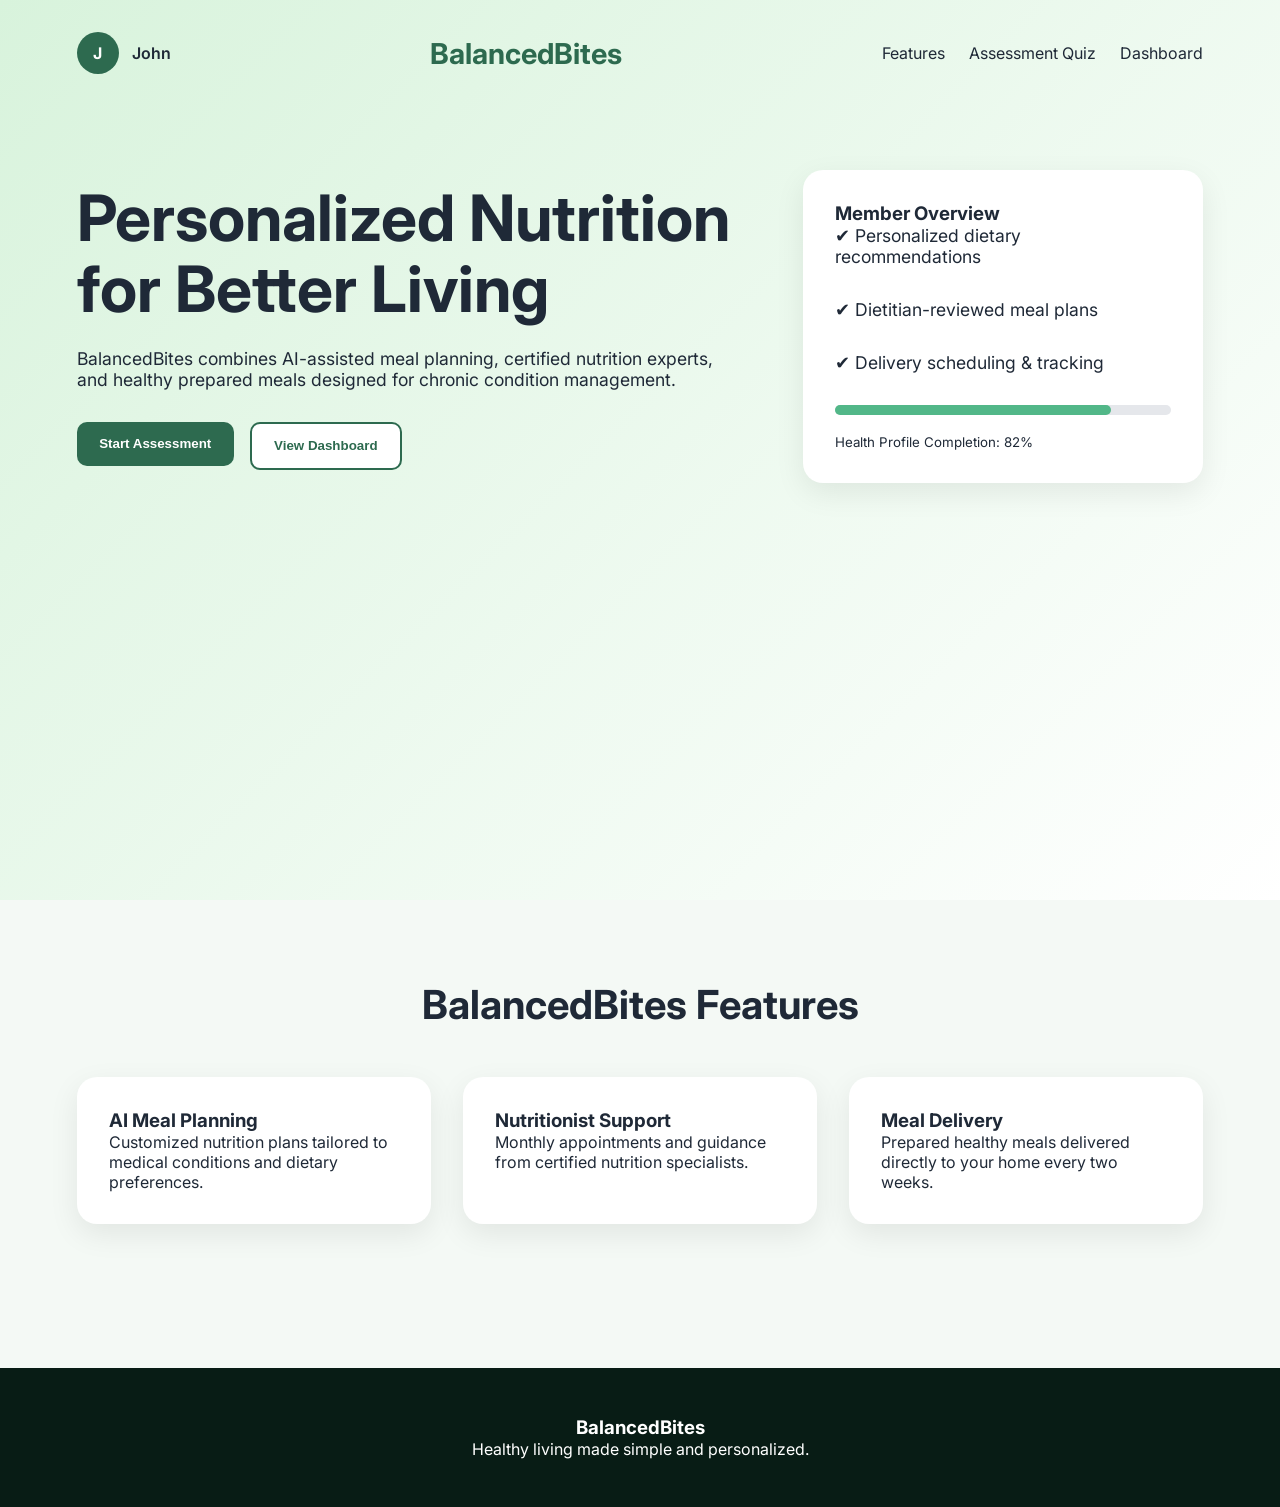
<file: index.html>
<!DOCTYPE html>
<html lang="en">
<head>
<meta charset="UTF-8">
<meta name="viewport" content="width=device-width, initial-scale=1.0">
<title>BalancedBites</title>
<link rel="stylesheet" href="styles.css">
<link href="https://fonts.googleapis.com/css2?family=Inter:wght@300;400;600;700&display=swap" rel="stylesheet">
</head>
<body>

<header class="hero">
  <nav>
    <div class="logo-section">
      <div class="account-icon">J</div>
      <span class="username">John</span>
    </div>

    <div class="logo">BalancedBites</div>

    <ul>
      <li><a href="#features">Features</a></li>
      <li><a href="quiz.html">Assessment Quiz</a></li>
      <li><a href="dashboard.html">Dashboard</a></li>
    </ul>
  </nav>

  <div class="hero-content">
    <div>
      <h1>Personalized Nutrition for Better Living</h1>
      <p>BalancedBites combines AI-assisted meal planning, certified nutrition experts, and healthy prepared meals designed for chronic condition management.</p>

      <div class="hero-buttons">
        <a href="quiz.html"><button class="btn">Start Assessment</button></a>
        <a href="dashboard.html"><button class="btn secondary">View Dashboard</button></a>
      </div>
    </div>

    <div class="card">
      <h3>Member Overview</h3>
      <p>✔ Personalized dietary recommendations</p>
      <p>✔ Dietitian-reviewed meal plans</p>
      <p>✔ Delivery scheduling & tracking</p>

      <div class="progress">
        <div class="bar"></div>
      </div>

      <small>Health Profile Completion: 82%</small>
    </div>
  </div>
</header>

<section class="section" id="features">
  <h2>BalancedBites Features</h2>

  <div class="grid">
    <div class="feature">
      <h3>AI Meal Planning</h3>
      <p>Customized nutrition plans tailored to medical conditions and dietary preferences.</p>
    </div>

    <div class="feature">
      <h3>Nutritionist Support</h3>
      <p>Monthly appointments and guidance from certified nutrition specialists.</p>
    </div>

    <div class="feature">
      <h3>Meal Delivery</h3>
      <p>Prepared healthy meals delivered directly to your home every two weeks.</p>
    </div>
  </div>
</section>

<footer>
  <h3>BalancedBites</h3>
  <p>Healthy living made simple and personalized.</p>
</footer>

</body>
</html>
</file>
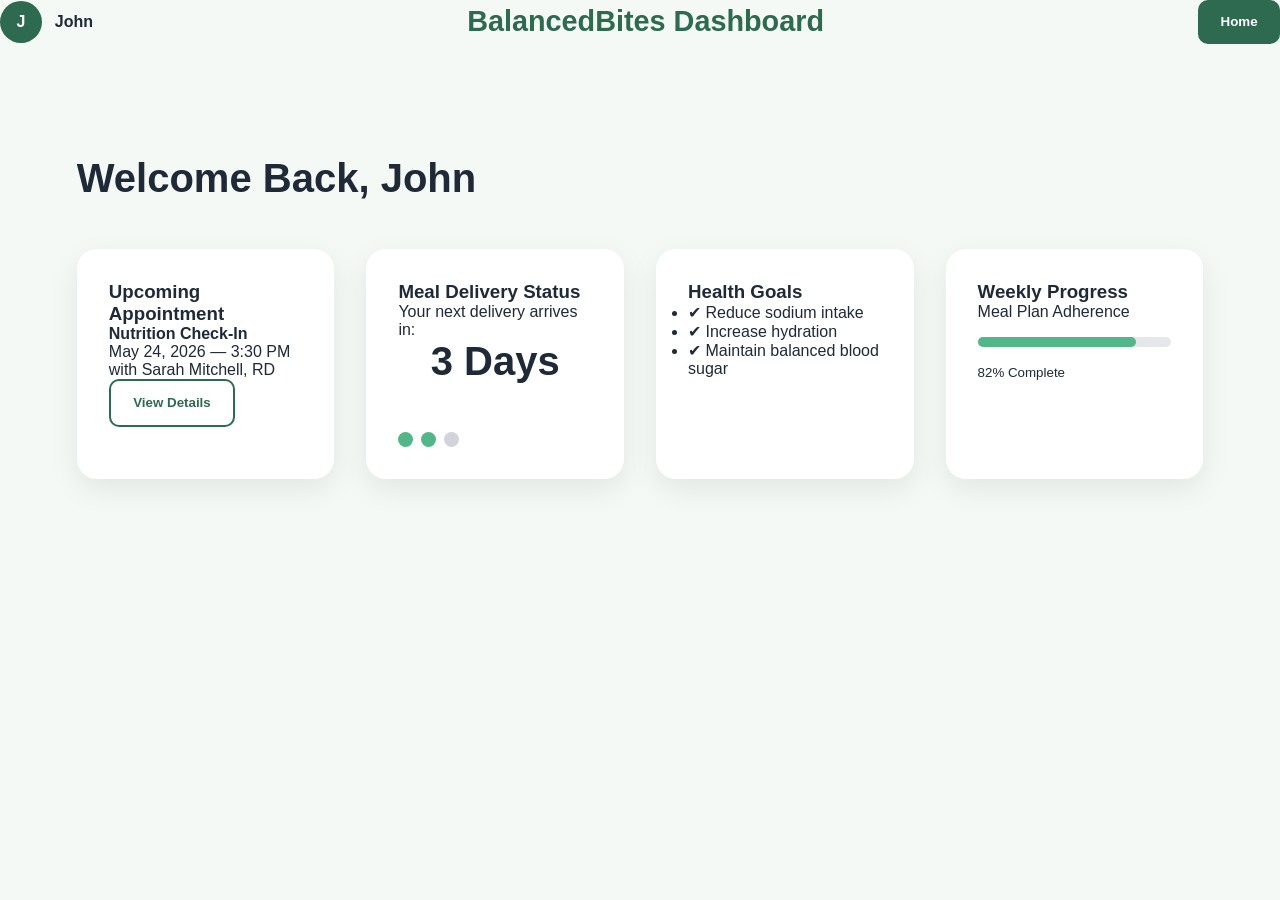
<file: dashboard.html>
<!DOCTYPE html>
<html lang="en">
<head>
<meta charset="UTF-8">
<meta name="viewport" content="width=device-width, initial-scale=1.0">
<title>BalancedBites Dashboard</title>
<link rel="stylesheet" href="styles.css">
</head>
<body>

<nav class="dashboard-nav">
  <div class="logo-section">
    <div class="account-icon">J</div>
    <span class="username">John</span>
  </div>

  <div class="logo">BalancedBites Dashboard</div>

  <a href="index.html"><button class="btn">Home</button></a>
</nav>

<section class="section">
  <h1 class="dashboard-title">Welcome Back, John</h1>

  <div class="dashboard-grid">

    <div class="dashboard-card">
      <h3>Upcoming Appointment</h3>
      <p><strong>Nutrition Check-In</strong></p>
      <p>May 24, 2026 — 3:30 PM</p>
      <p>with Sarah Mitchell, RD</p>
      <button class="btn secondary">View Details</button>
    </div>

    <div class="dashboard-card">
      <h3>Meal Delivery Status</h3>
      <p>Your next delivery arrives in:</p>
      <h2>3 Days</h2>
      <div class="delivery-status">
        <div class="dot active"></div>
        <div class="dot active"></div>
        <div class="dot"></div>
      </div>
    </div>

    <div class="dashboard-card">
      <h3>Health Goals</h3>
      <ul>
        <li>✔ Reduce sodium intake</li>
        <li>✔ Increase hydration</li>
        <li>✔ Maintain balanced blood sugar</li>
      </ul>
    </div>

    <div class="dashboard-card">
      <h3>Weekly Progress</h3>
      <p>Meal Plan Adherence</p>
      <div class="progress">
        <div class="bar"></div>
      </div>
      <small>82% Complete</small>
    </div>

  </div>
</section>

</body>
</html>
</file>
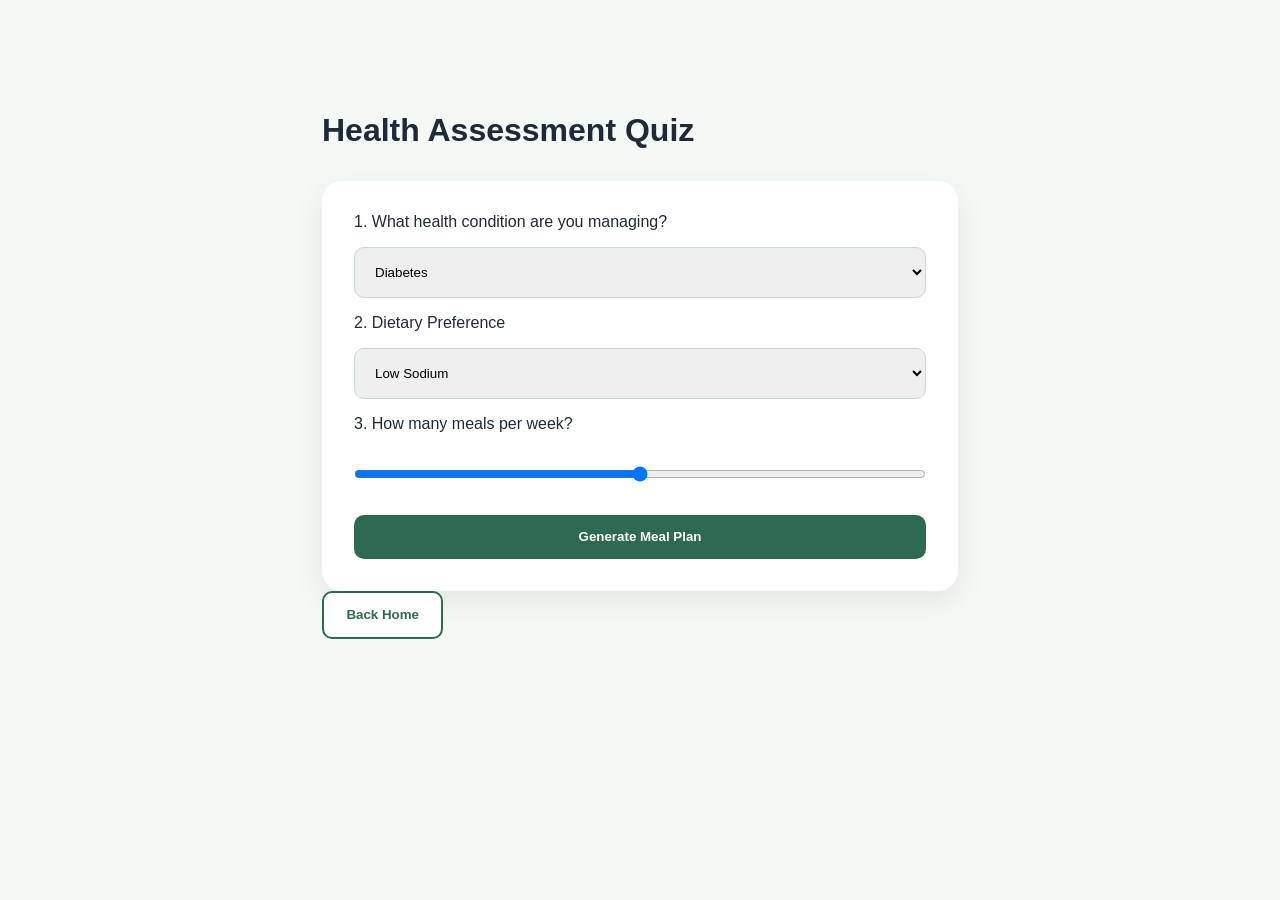
<file: quiz.html>
<!DOCTYPE html>
<html lang="en">
<head>
<meta charset="UTF-8">
<meta name="viewport" content="width=device-width, initial-scale=1.0">
<title>BalancedBites Quiz</title>
<link rel="stylesheet" href="styles.css">
</head>
<body>

<div class="quiz-container">
  <h1>Health Assessment Quiz</h1>

  <div class="quiz-card">
    <label>1. What health condition are you managing?</label>
    <select>
      <option>Diabetes</option>
      <option>Hypertension</option>
      <option>Heart Disease</option>
      <option>Weight Management</option>
    </select>

    <label>2. Dietary Preference</label>
    <select>
      <option>Low Sodium</option>
      <option>High Protein</option>
      <option>Vegetarian</option>
      <option>Gluten Free</option>
    </select>

    <label>3. How many meals per week?</label>
    <input type="range" min="5" max="21">

    <button class="btn" onclick="submitQuiz()">Generate Meal Plan</button>
  </div>

  <a href="index.html"><button class="btn secondary">Back Home</button></a>
</div>

<script>
function submitQuiz(){
  alert("Demo meal plan generated successfully!");
}
</script>

</body>
</html>
</file>
<file: styles.css>
*{
margin:0;
padding:0;
box-sizing:border-box;
}

body{
font-family:'Inter',sans-serif;
background:#f4f9f5;
color:#1f2937;
}

.hero{
min-height:100vh;
padding:2rem 6%;
background:linear-gradient(135deg,#d8f3dc,#ffffff);
}

nav,.dashboard-nav{
display:flex;
justify-content:space-between;
align-items:center;
padding-bottom:2rem;
}

.logo{
font-size:1.8rem;
font-weight:700;
color:#2d6a4f;
}

.logo-section{
display:flex;
align-items:center;
gap:0.8rem;
}

.account-icon{
width:42px;
height:42px;
border-radius:50%;
background:#2d6a4f;
color:white;
display:flex;
align-items:center;
justify-content:center;
font-weight:700;
}

.username{
font-weight:600;
}

nav ul{
display:flex;
list-style:none;
gap:1.5rem;
}

nav a{
text-decoration:none;
color:#1f2937;
}

.hero-content{
display:grid;
grid-template-columns:1fr 400px;
gap:4rem;
align-items:center;
margin-top:4rem;
}

.hero h1{
font-size:4rem;
line-height:1.1;
margin-bottom:1.5rem;
}

.hero p{
margin-bottom:2rem;
font-size:1.1rem;
}

.btn{
background:#2d6a4f;
color:white;
border:none;
padding:0.9rem 1.4rem;
border-radius:10px;
cursor:pointer;
font-weight:600;
}

.secondary{
background:white;
color:#2d6a4f;
border:2px solid #2d6a4f;
}

.hero-buttons{
display:flex;
gap:1rem;
}

.card,.feature,.dashboard-card,.quiz-card{
background:white;
padding:2rem;
border-radius:20px;
box-shadow:0 10px 30px rgba(0,0,0,0.08);
}

.progress{
width:100%;
height:10px;
background:#e5e7eb;
border-radius:999px;
margin:1rem 0;
}

.bar{
width:82%;
height:100%;
background:#52b788;
border-radius:999px;
}

.section{
padding:5rem 6%;
}

.section h2{
text-align:center;
margin-bottom:3rem;
font-size:2.5rem;
}

.grid,.dashboard-grid{
display:grid;
grid-template-columns:repeat(auto-fit,minmax(250px,1fr));
gap:2rem;
}

.delivery-status{
display:flex;
gap:0.5rem;
margin-top:1rem;
}

.dot{
width:15px;
height:15px;
border-radius:50%;
background:#d1d5db;
}

.active{
background:#52b788;
}

.quiz-container{
max-width:700px;
margin:5rem auto;
padding:2rem;
}

.quiz-card{
display:flex;
flex-direction:column;
gap:1rem;
margin-top:2rem;
}

select,input{
padding:1rem;
border-radius:10px;
border:1px solid #cbd5e1;
}

.dashboard-title{
margin-bottom:3rem;
font-size:2.5rem;
}

footer{
background:#081c15;
color:white;
text-align:center;
padding:3rem;
margin-top:4rem;
}

@media(max-width:900px){
.hero-content{
grid-template-columns:1fr;
}

nav ul{
display:none;
}

.hero h1{
font-size:2.7rem;
}
}
</file>
